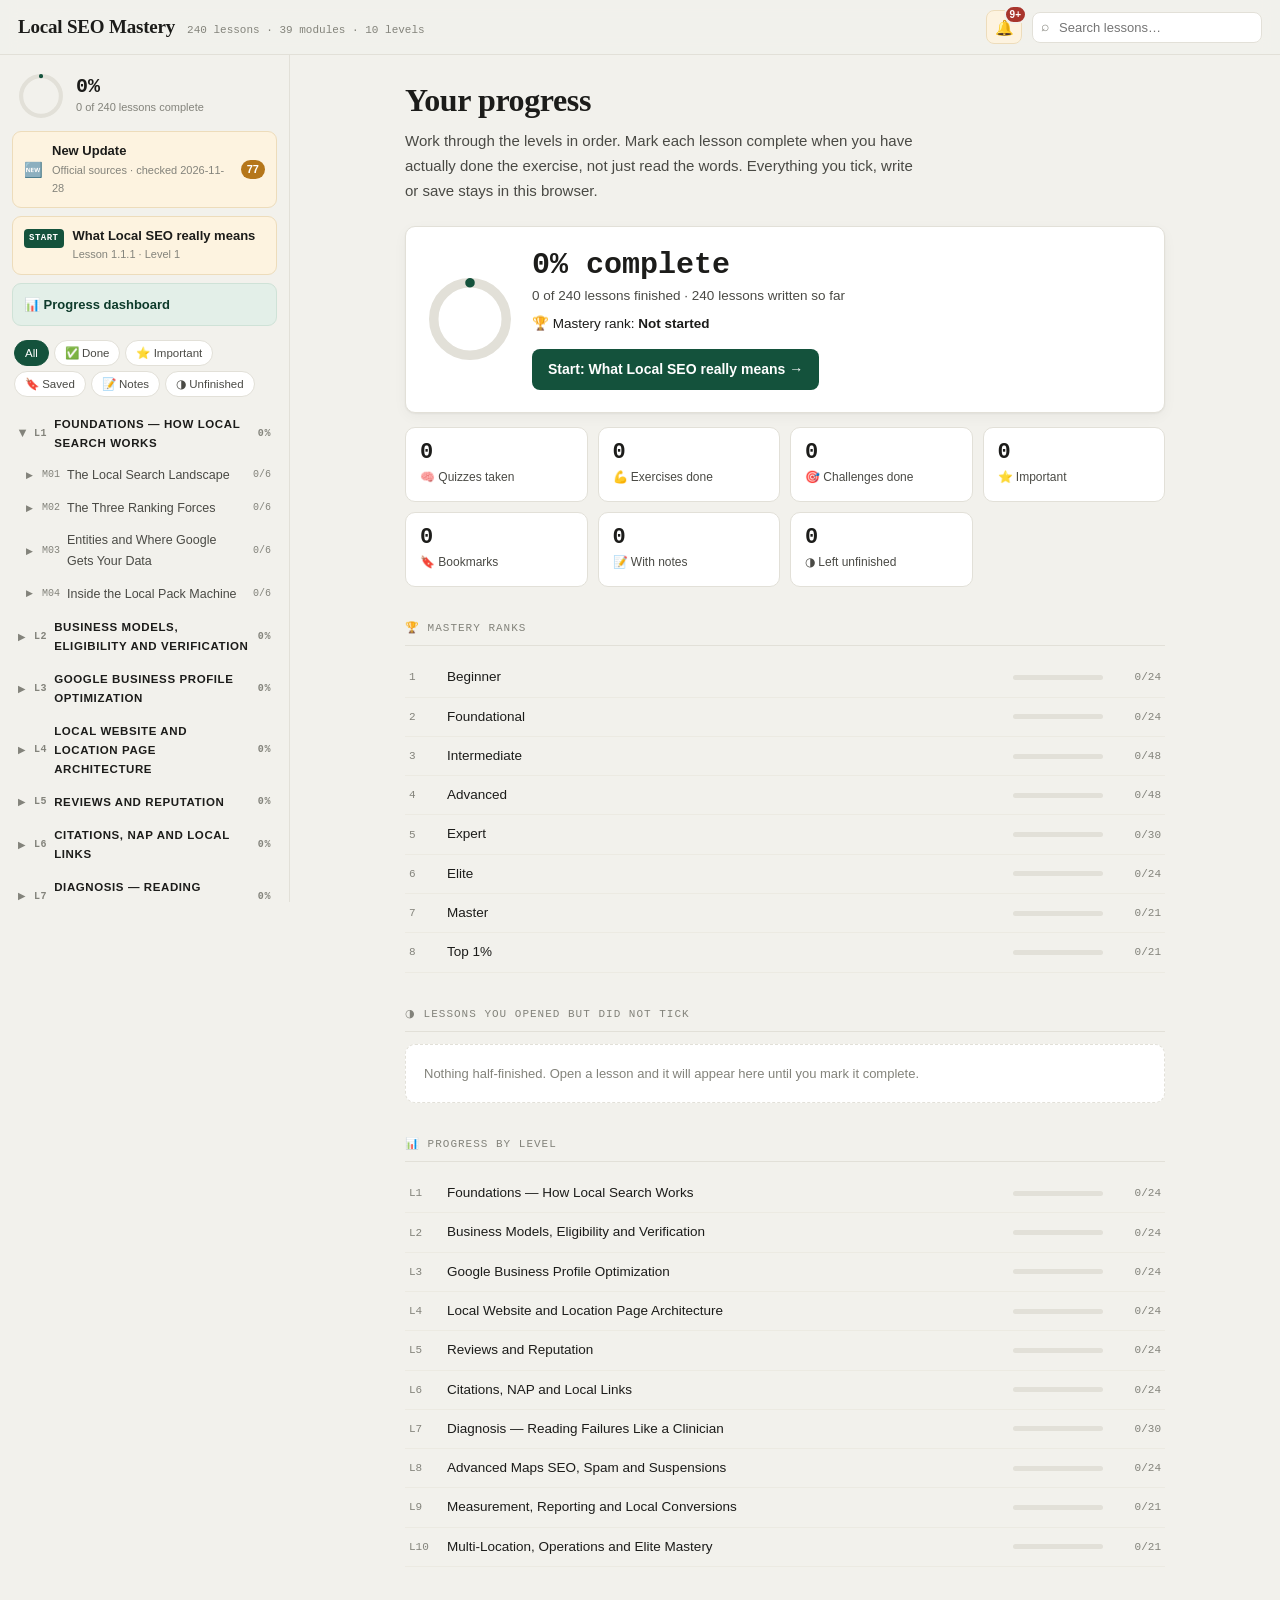
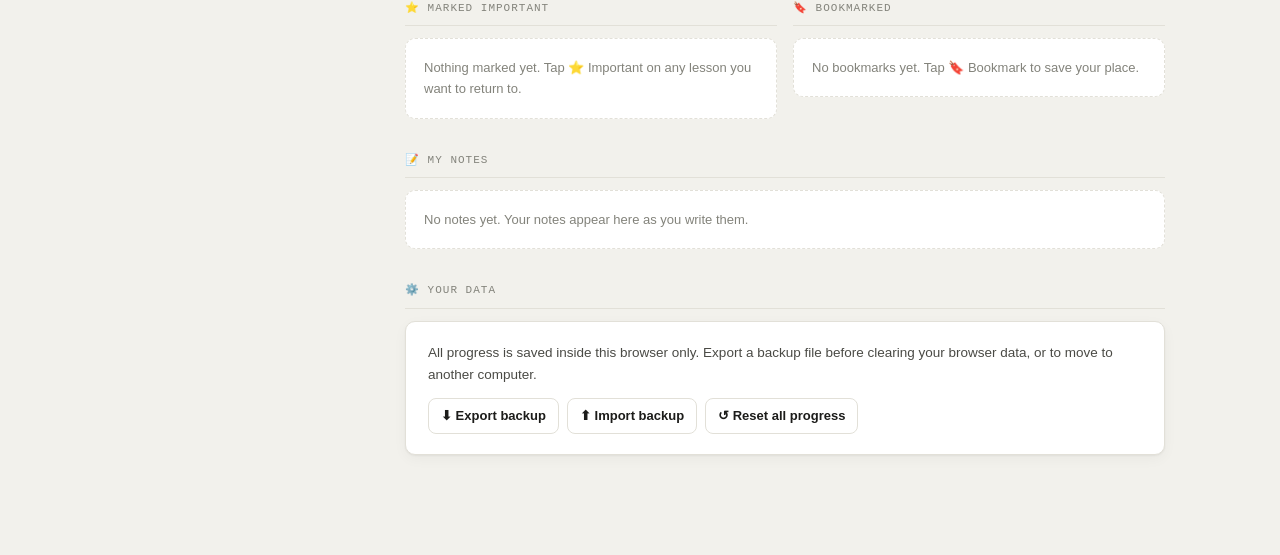
<file: index.html>
<!doctype html>
<html lang="en">
<head>
<meta charset="utf-8">
<meta name="viewport" content="width=device-width, initial-scale=1, viewport-fit=cover">
<title>Local SEO Mastery</title>
<link rel="stylesheet" href="assets/styles.css">
</head>
<body>

<header class="topbar">
  <div class="brand">
    <span class="brand-name">Local SEO Mastery</span>
    <span class="brand-meta" id="brandMeta">loading…</span>
  </div>
  <div class="topbar-right">
    <div class="bell-wrap">
      <button class="bell" id="bellBtn" title="Announcements" aria-label="Announcements">
        <span class="bell-ico">🔔</span>
        <span class="bell-dot" id="bellCount" hidden>0</span>
      </button>
      <div class="bell-panel" id="bellPanel" hidden></div>
    </div>
    <div class="search-wrap">
      <span class="search-ico">⌕</span>
      <input id="searchInput" type="search" placeholder="Search lessons…" autocomplete="off">
      <div id="searchResults" class="search-results" hidden></div>
    </div>
  </div>
</header>

<div class="shell">

  <aside class="sidebar" id="sidebar">
    <div class="side-progress">
      <svg class="ring" viewBox="0 0 44 44" aria-hidden="true">
        <circle class="ring-bg" cx="22" cy="22" r="19"></circle>
        <circle class="ring-fg" id="ringFg" cx="22" cy="22" r="19"></circle>
      </svg>
      <div>
        <div class="side-pct" id="sidePct">0%</div>
        <div class="side-sub" id="sideSub">0 of 240 lessons complete</div>
      </div>
    </div>

    <a class="side-card side-card--upd" href="#/updates" id="updatesCard">
      <span class="sc-icon">🆕</span>
      <span class="sc-body">
        <span class="sc-title">New Update</span>
        <span class="sc-sub" id="updatesSub">Official sources · never checked</span>
      </span>
      <span class="sc-count" id="updatesCount" hidden>0</span>
    </a>

    <a class="side-card side-card--start" href="#/home" id="continueCard">
      <span class="sc-badge">START</span>
      <span class="sc-body">
        <span class="sc-title" id="continueTitle">Begin the course</span>
        <span class="sc-sub" id="continueSub">Lesson 1.1.1 · not started</span>
      </span>
    </a>

    <a class="side-card side-card--dash" href="#/home">📊 Progress dashboard</a>

    <div class="chips" id="filterChips">
      <button class="chip is-on" data-filter="all">All</button>
      <button class="chip" data-filter="done">✅ Done</button>
      <button class="chip" data-filter="important">⭐ Important</button>
      <button class="chip" data-filter="saved">🔖 Saved</button>
      <button class="chip" data-filter="notes">📝 Notes</button>
      <button class="chip" data-filter="unfinished">◑ Unfinished</button>
    </div>

    <nav class="tree" id="tree"></nav>
  </aside>

  <main class="main" id="main"></main>

</div>

<div class="toast" id="toast" hidden></div>

<!-- updates feed -->
<script src="data/updates.js"></script>

<!-- curriculum index -->
<script src="data/curriculum.js"></script>

<!-- lesson content: one file per module -->
<script src="data/l1m1.js"></script>
<script src="data/l1m2.js"></script>
<script src="data/l1m3.js"></script>
<script src="data/l1m4.js"></script>
<script src="data/l2m1.js"></script>
<script src="data/l2m2.js"></script>
<script src="data/l2m3.js"></script>
<script src="data/l2m4.js"></script>
<script src="data/l3m1.js"></script>
<script src="data/l3m2.js"></script>
<script src="data/l3m3.js"></script>
<script src="data/l3m4.js"></script>
<script src="data/l4m1.js"></script>
<script src="data/l4m2.js"></script>
<script src="data/l4m3.js"></script>
<script src="data/l4m4.js"></script>
<script src="data/l5m1.js"></script>
<script src="data/l5m2.js"></script>
<script src="data/l5m3.js"></script>
<script src="data/l5m4.js"></script>
<script src="data/l6m1.js"></script>
<script src="data/l6m2.js"></script>
<script src="data/l6m3.js"></script>
<script src="data/l6m4.js"></script>
<script src="data/l7m1.js"></script>
<script src="data/l7m2.js"></script>
<script src="data/l7m3.js"></script>
<script src="data/l7m4.js"></script>
<script src="data/l7m5.js"></script>
<script src="data/l8m1.js"></script>
<script src="data/l8m2.js"></script>
<script src="data/l8m3.js"></script>
<script src="data/l8m4.js"></script>
<script src="data/l9m1.js"></script>
<script src="data/l9m2.js"></script>
<script src="data/l9m3.js"></script>
<script src="data/l10m1.js"></script>
<script src="data/l10m2.js"></script>
<script src="data/l10m3.js"></script>

<script src="assets/app.js"></script>
</body>
</html>
</file>
<file: assets/styles.css>
/* ============================================================
   Local SEO Mastery — stylesheet
   ============================================================ */

:root{
  --bg:#f2f1ec;
  --panel:#ffffff;
  --panel-2:#faf9f5;
  --ink:#1c1c1a;
  --ink-2:#4a4a45;
  --ink-3:#83837b;
  --line:#e2e0d8;
  --line-2:#eceae2;
  --accent:#14523c;
  --accent-soft:#e3efe8;
  --accent-ink:#0e3b2b;
  --amber:#b5761a;
  --amber-soft:#fdf3e0;
  --red:#a8352c;
  --red-soft:#fbeceb;
  --blue:#2a5d8f;
  --blue-soft:#e9f1f8;
  --purple:#6b4a8f;
  --purple-soft:#f1ecf7;
  --mono:"SFMono-Regular",Consolas,"Liberation Mono",Menlo,monospace;
  --serif:Georgia,"Times New Roman",serif;
  --sans:-apple-system,BlinkMacSystemFont,"Segoe UI",Roboto,Helvetica,Arial,sans-serif;
  --radius:10px;
  --shadow:0 1px 2px rgba(20,20,15,.05),0 4px 14px rgba(20,20,15,.04);
}

*{box-sizing:border-box}

html{-webkit-text-size-adjust:100%}

body{
  margin:0;
  background:var(--bg);
  color:var(--ink);
  font:15px/1.65 var(--sans);
}

img{max-width:100%}
[hidden]{display:none !important}

a{color:var(--accent);text-decoration:none}
a:hover{text-decoration:underline}

button{font:inherit;cursor:pointer}

/* ---------- top bar ---------- */
.topbar{
  position:sticky;top:0;z-index:50;
  display:flex;align-items:center;justify-content:space-between;gap:16px;
  padding:10px 18px;
  background:rgba(242,241,236,.93);
  backdrop-filter:blur(8px);
  border-bottom:1px solid var(--line);
}
.brand{display:flex;align-items:baseline;gap:12px;flex-wrap:wrap;min-width:0}
.brand-name{font-family:var(--serif);font-size:19px;font-weight:700;letter-spacing:-.2px}
.brand-meta{font-family:var(--mono);font-size:11px;color:var(--ink-3)}
.topbar-right{display:flex;align-items:center;gap:10px}

.search-wrap{position:relative}
.search-ico{position:absolute;left:9px;top:50%;transform:translateY(-50%);color:var(--ink-3);font-size:14px}
#searchInput{
  width:230px;padding:7px 10px 7px 26px;
  border:1px solid var(--line);border-radius:8px;background:var(--panel);
  font:13px var(--sans);color:var(--ink);outline:none;
}
#searchInput:focus{border-color:var(--accent);box-shadow:0 0 0 3px var(--accent-soft)}
.search-results{
  position:absolute;right:0;top:calc(100% + 6px);width:420px;max-width:80vw;max-height:60vh;
  overflow:auto;background:var(--panel);border:1px solid var(--line);
  border-radius:var(--radius);box-shadow:var(--shadow);padding:6px;
}
.sr-item{display:block;padding:8px 10px;border-radius:7px;color:var(--ink);font-size:13px}
.sr-item:hover{background:var(--panel-2);text-decoration:none}
.sr-id{font-family:var(--mono);font-size:11px;color:var(--ink-3);margin-right:8px}
.sr-empty{padding:12px;color:var(--ink-3);font-size:13px}

/* ---------- shell ---------- */
.shell{display:flex;align-items:flex-start;gap:0}

/* ---------- sidebar ---------- */
.sidebar{
  position:sticky;top:53px;
  width:290px;flex:0 0 290px;
  height:calc(100vh - 53px);
  overflow-y:auto;
  padding:14px 12px 60px;
  border-right:1px solid var(--line);
  background:var(--bg);
}
.side-progress{display:flex;align-items:center;gap:12px;padding:4px 6px 12px}
.ring{width:46px;height:46px;transform:rotate(-90deg);flex:0 0 46px}
.ring-bg{fill:none;stroke:var(--line);stroke-width:4}
.ring-fg{fill:none;stroke:var(--accent);stroke-width:4;stroke-linecap:round;
  stroke-dasharray:119.4;stroke-dashoffset:119.4;transition:stroke-dashoffset .5s ease}
.side-pct{font-family:var(--mono);font-size:20px;font-weight:700;line-height:1.1}
.side-sub{font-size:11px;color:var(--ink-3)}

.side-card{
  display:flex;gap:9px;align-items:flex-start;
  padding:10px 11px;margin-bottom:8px;border-radius:9px;
  border:1px solid var(--line);background:var(--panel);color:var(--ink);
}
.side-card:hover{text-decoration:none;border-color:var(--accent)}
.side-card--start{background:var(--amber-soft);border-color:#eddcbb}
.side-card--dash{background:var(--accent-soft);border-color:#cfe2d7;font-size:13px;font-weight:600;color:var(--accent-ink)}
.sc-badge{
  font-family:var(--mono);font-size:9px;font-weight:700;letter-spacing:.5px;
  background:var(--accent);color:#fff;border-radius:4px;padding:2px 5px;margin-top:2px;flex:0 0 auto;
}
.sc-body{min-width:0}
.sc-title{display:block;font-size:13px;font-weight:600;line-height:1.35}
.sc-sub{display:block;font-size:11px;color:var(--ink-3);margin-top:1px}

.chips{display:flex;flex-wrap:wrap;gap:5px;padding:6px 2px 12px}
.chip{
  border:1px solid var(--line);background:var(--panel);color:var(--ink-2);
  border-radius:999px;padding:4px 10px;font-size:11.5px;line-height:1.4;
}
.chip:hover{border-color:var(--ink-3)}
.chip.is-on{background:var(--accent);border-color:var(--accent);color:#fff}

/* tree */
.tree{font-size:13px}
.tr-level{margin-bottom:2px}
.tr-lvhead,.tr-mdhead{
  display:flex;align-items:center;gap:7px;width:100%;
  background:none;border:0;text-align:left;padding:6px 6px;border-radius:7px;color:var(--ink);
}
.tr-lvhead:hover,.tr-mdhead:hover{background:var(--line-2)}
.tr-lvhead{font-weight:700;font-size:11.5px;letter-spacing:.6px;text-transform:uppercase}
.tr-mdhead{font-size:12.5px;padding-left:14px;color:var(--ink-2)}
.tw{width:9px;flex:0 0 9px;color:var(--ink-3);font-size:9px;transition:transform .15s}
.tw.open{transform:rotate(90deg)}
.tr-tag{font-family:var(--mono);font-size:10px;color:var(--ink-3);flex:0 0 auto}
.tr-label{flex:1 1 auto;min-width:0}
.tr-count{font-family:var(--mono);font-size:10px;color:var(--ink-3);flex:0 0 auto}
.tr-lessons{padding-left:8px}
.tr-lesson{
  display:flex;align-items:flex-start;gap:8px;
  padding:5px 8px 5px 26px;border-radius:7px;color:var(--ink-2);font-size:12.5px;line-height:1.4;
}
.tr-lesson:hover{background:var(--line-2);text-decoration:none;color:var(--ink)}
.tr-lesson.is-current{background:var(--accent-soft);color:var(--accent-ink);font-weight:600}
.tr-dot{flex:0 0 auto;font-size:10px;margin-top:2px;color:var(--line)}
.tr-dot.done{color:var(--accent)}
.tr-dot.part{color:var(--amber)}
.tr-num{font-family:var(--mono);font-size:10px;color:var(--ink-3);flex:0 0 auto;margin-top:1px}
.tr-flags{font-size:10px;flex:0 0 auto;margin-top:1px}
.tree-empty{padding:16px 10px;color:var(--ink-3);font-size:12.5px}

/* ---------- main ---------- */
.main{flex:1 1 auto;min-width:0;padding:26px 20px 100px;display:flex;justify-content:center}
.col{width:100%;max-width:760px}

h1.page-title{font-family:var(--serif);font-size:32px;line-height:1.2;margin:0 0 10px;letter-spacing:-.4px}
.page-intro{color:var(--ink-2);font-size:15px;margin:0 0 22px;max-width:62ch}

.card{background:var(--panel);border:1px solid var(--line);border-radius:var(--radius);box-shadow:var(--shadow)}
.card-pad{padding:20px 22px}

/* progress hero */
.hero{display:flex;gap:20px;align-items:center;flex-wrap:wrap;padding:22px}
.hero-ring{width:84px;height:84px;flex:0 0 84px;transform:rotate(-90deg)}
.hero-ring .ring-bg{stroke-width:5}
.hero-ring .ring-fg{stroke-width:5;stroke-dasharray:119.4}
.hero-body{flex:1 1 240px;min-width:0}
.hero-pct{font-family:var(--mono);font-size:30px;font-weight:700;line-height:1.1}
.hero-line{color:var(--ink-2);font-size:13.5px;margin-top:3px}
.hero-rank{font-size:13.5px;margin-top:6px}
.btn{
  display:inline-block;margin-top:14px;background:var(--accent);color:#fff;
  border:0;border-radius:8px;padding:9px 16px;font-size:14px;font-weight:600;
}
.btn:hover{background:var(--accent-ink);text-decoration:none;color:#fff}
.btn-ghost{background:var(--panel);color:var(--ink);border:1px solid var(--line)}
.btn-ghost:hover{background:var(--panel-2);color:var(--ink);border-color:var(--ink-3)}
.btn-sm{padding:6px 12px;font-size:13px;margin-top:0}

/* stat grid */
.stats{display:grid;grid-template-columns:repeat(auto-fill,minmax(150px,1fr));gap:10px;margin:14px 0 26px}
.stat{background:var(--panel);border:1px solid var(--line);border-radius:var(--radius);padding:13px 14px}
.stat-n{font-family:var(--mono);font-size:22px;font-weight:700;line-height:1.1}
.stat-l{font-size:12px;color:var(--ink-2);margin-top:3px}

/* section heads */
.sec-head{
  display:flex;align-items:center;gap:8px;
  font-family:var(--mono);font-size:11px;letter-spacing:1px;text-transform:uppercase;
  color:var(--ink-3);border-bottom:1px solid var(--line);padding-bottom:8px;margin:32px 0 12px;
}

/* rows with bars */
.row{display:flex;align-items:center;gap:12px;padding:8px 4px;border-bottom:1px solid var(--line-2);font-size:13.5px}
.row:last-child{border-bottom:0}
.row-n{font-family:var(--mono);font-size:11px;color:var(--ink-3);flex:0 0 26px}
.row-t{flex:1 1 auto;min-width:0}
.row-t a{color:var(--ink)}
.bar{flex:0 0 90px;height:5px;background:var(--line);border-radius:3px;overflow:hidden}
.bar span{display:block;height:100%;background:var(--accent);border-radius:3px}
.row-c{font-family:var(--mono);font-size:11px;color:var(--ink-3);flex:0 0 46px;text-align:right}
.row.is-earned .row-t{font-weight:600}
.row.is-earned .row-n{color:var(--accent)}

/* list cards */
.lcard{
  display:flex;align-items:center;gap:12px;padding:11px 14px;
  background:var(--panel);border:1px solid var(--line);border-bottom:0;font-size:13.5px;color:var(--ink);
}
.lcard:first-child{border-radius:var(--radius) var(--radius) 0 0}
.lcard:last-child{border-bottom:1px solid var(--line);border-radius:0 0 var(--radius) var(--radius)}
.lcard:only-child{border-radius:var(--radius)}
.lcard:hover{background:var(--panel-2);text-decoration:none}
.lcard-id{font-family:var(--mono);font-size:11px;color:var(--ink-3);flex:0 0 auto}
.lcard-t{flex:1 1 auto;min-width:0}
.lcard-m{font-size:11.5px;color:var(--ink-3);flex:0 0 auto;text-align:right}

.empty{
  background:var(--panel);border:1px dashed var(--line);border-radius:var(--radius);
  padding:18px;color:var(--ink-3);font-size:13px;
}
.two-col{display:grid;grid-template-columns:1fr 1fr;gap:16px}

/* note preview */
.note-item{background:var(--panel);border:1px solid var(--line);border-radius:var(--radius);padding:13px 15px;margin-bottom:10px}
.note-head{display:flex;justify-content:space-between;gap:10px;font-size:12px;margin-bottom:6px}
.note-body{font-size:13px;color:var(--ink-2);white-space:pre-wrap}

/* ---------- lesson page ---------- */
.crumbs{font-family:var(--mono);font-size:11px;color:var(--ink-3);margin-bottom:10px;letter-spacing:.3px}
.crumbs a{color:var(--ink-3)}
.lesson-h{font-family:var(--serif);font-size:30px;line-height:1.22;margin:0 0 6px;letter-spacing:-.3px}
.lesson-sub{color:var(--ink-2);font-size:15px;margin:0 0 18px;max-width:64ch}

/* skipped warning */
.skip-warn{
  background:var(--amber-soft);border:1px solid #ecd9b3;border-left:4px solid var(--amber);
  border-radius:var(--radius);padding:14px 16px;margin-bottom:20px;
}
.skip-title{font-weight:700;font-size:14px;color:#7d5210;display:flex;align-items:center;gap:8px}
.skip-text{font-size:13px;color:#6d4a14;margin:6px 0 10px}
.skip-list{list-style:none;margin:0;padding:0;display:flex;flex-direction:column;gap:4px}
.skip-list li{font-size:13px}
.skip-list a{color:#7d5210;text-decoration:underline}
.skip-more{font-size:12px;color:#8a6420;margin-top:6px}
.skip-actions{display:flex;gap:8px;flex-wrap:wrap;margin-top:12px}

/* action bar */
.actions{display:flex;flex-wrap:wrap;gap:7px;margin:0 0 22px}
.act{
  display:inline-flex;align-items:center;gap:6px;
  border:1px solid var(--line);background:var(--panel);color:var(--ink-2);
  border-radius:8px;padding:6px 11px;font-size:12.5px;
}
.act:hover{border-color:var(--ink-3)}
.act.on{background:var(--accent);border-color:var(--accent);color:#fff}
.act.on-star{background:#fff6dc;border-color:#e8ce8c;color:#7d5210}
.act.on-book{background:var(--red-soft);border-color:#eec5c1;color:var(--red)}
.act.on-note{background:var(--blue-soft);border-color:#c6dcee;color:var(--blue)}

/* prose blocks */
.prose{font-size:15.5px;line-height:1.75;color:var(--ink)}
.prose h3{font-family:var(--serif);font-size:21px;margin:30px 0 8px;line-height:1.3}
.prose p{margin:0 0 14px}
.prose ul,.prose ol{margin:0 0 16px;padding-left:22px}
.prose li{margin:0 0 7px}
.prose strong{font-weight:700}

.callout{
  border-radius:var(--radius);padding:14px 16px;margin:0 0 18px;font-size:14.5px;line-height:1.65;
  border:1px solid var(--line);background:var(--panel-2);
}
.callout .co-t{font-weight:700;font-size:13px;margin-bottom:5px;display:flex;gap:7px;align-items:center}
.co-tip{background:var(--accent-soft);border-color:#cfe2d7}
.co-tip .co-t{color:var(--accent-ink)}
.co-warn{background:var(--amber-soft);border-color:#ecd9b3}
.co-warn .co-t{color:#7d5210}
.co-stop{background:var(--red-soft);border-color:#eec5c1}
.co-stop .co-t{color:var(--red)}
.co-ex{background:var(--blue-soft);border-color:#c6dcee}
.co-ex .co-t{color:var(--blue)}
.co-note{background:var(--purple-soft);border-color:#ddd0ec}
.co-note .co-t{color:var(--purple)}

.term{
  display:block;background:var(--panel);border:1px solid var(--line);border-left:3px solid var(--blue);
  border-radius:8px;padding:10px 14px;margin:0 0 14px;font-size:14.5px;
}
.term b{color:var(--blue)}

.tbl-wrap{overflow-x:auto;margin:0 0 18px;border:1px solid var(--line);border-radius:var(--radius);background:var(--panel)}
table.tbl{border-collapse:collapse;width:100%;font-size:13.5px;min-width:420px}
table.tbl th,table.tbl td{padding:9px 12px;text-align:left;border-bottom:1px solid var(--line-2);vertical-align:top}
table.tbl th{background:var(--panel-2);font-size:12px;text-transform:uppercase;letter-spacing:.4px;color:var(--ink-2)}
table.tbl tr:last-child td{border-bottom:0}

pre.codeblk{
  background:#1f211d;color:#e8e6dd;padding:13px 15px;border-radius:var(--radius);
  overflow-x:auto;font:12.5px/1.6 var(--mono);margin:0 0 18px;
}

/* lesson feature panels */
.panel{background:var(--panel);border:1px solid var(--line);border-radius:var(--radius);margin:0 0 16px;overflow:hidden}
.panel-h{
  display:flex;align-items:center;gap:9px;padding:12px 16px;border-bottom:1px solid var(--line);
  background:var(--panel-2);font-size:13px;font-weight:700;letter-spacing:.2px;
}
.panel-h .ph-sub{margin-left:auto;font-family:var(--mono);font-size:11px;color:var(--ink-3);font-weight:400}
.panel-b{padding:15px 16px}
.panel-b>*:last-child{margin-bottom:0}

.take-list{list-style:none;margin:0;padding:0}
.take-list li{position:relative;padding-left:24px;margin-bottom:9px;font-size:14.5px;line-height:1.6}
.take-list li::before{content:"📌";position:absolute;left:0;top:0;font-size:13px}

.check-list{list-style:none;margin:0;padding:0}
.check-list li{margin-bottom:8px}
.check-list label{display:flex;gap:10px;align-items:flex-start;font-size:14.5px;line-height:1.55;cursor:pointer}
.check-list input{margin-top:4px;flex:0 0 auto;width:15px;height:15px;accent-color:var(--accent)}
.check-list input:checked+span{color:var(--ink-3);text-decoration:line-through}

.notes-area{
  width:100%;min-height:130px;resize:vertical;padding:11px 13px;
  border:1px solid var(--line);border-radius:8px;background:var(--panel-2);
  font:14px/1.6 var(--sans);color:var(--ink);outline:none;
}
.notes-area:focus{border-color:var(--accent);background:#fff}
.notes-foot{display:flex;justify-content:space-between;align-items:center;gap:10px;margin-top:8px;font-size:12px;color:var(--ink-3)}

/* quiz */
.q{margin-bottom:20px;padding-bottom:18px;border-bottom:1px solid var(--line-2)}
.q:last-child{margin-bottom:0;padding-bottom:0;border-bottom:0}
.q-t{font-size:14.5px;font-weight:600;margin-bottom:10px;line-height:1.55}
.q-t .q-n{font-family:var(--mono);font-size:11px;color:var(--ink-3);margin-right:8px}
.opt{display:flex;gap:10px;align-items:flex-start;padding:9px 12px;border:1px solid var(--line);
  border-radius:8px;margin-bottom:7px;cursor:pointer;font-size:14px;line-height:1.55;background:var(--panel)}
.opt:hover{border-color:var(--ink-3)}
.opt input{margin-top:3px;accent-color:var(--accent)}
.opt.correct{background:var(--accent-soft);border-color:#9ec8b3}
.opt.wrong{background:var(--red-soft);border-color:#e5b1ac}
.q-fb{margin-top:8px;font-size:13.5px;padding:10px 12px;border-radius:8px;background:var(--panel-2);border:1px solid var(--line);line-height:1.6}
.q-fb b{color:var(--accent-ink)}
.quiz-foot{display:flex;align-items:center;gap:10px;flex-wrap:wrap;margin-top:14px}
.score{font-family:var(--mono);font-size:13px;font-weight:700}
.score.good{color:var(--accent)}
.score.bad{color:var(--red)}

/* exercise / challenge */
.task-title{font-size:15.5px;font-weight:700;margin:0 0 8px}
.task-meta{font-family:var(--mono);font-size:11px;color:var(--ink-3);margin-bottom:12px}
.task-steps{margin:0 0 14px;padding-left:20px}
.task-steps li{margin-bottom:8px;font-size:14.5px;line-height:1.6}
.deliver{background:var(--panel-2);border:1px solid var(--line);border-radius:8px;padding:11px 13px;font-size:14px;margin-bottom:14px}
.deliver b{display:block;font-size:12px;text-transform:uppercase;letter-spacing:.5px;color:var(--ink-3);margin-bottom:4px}

/* lesson progress footer */
.lesson-prog{background:var(--panel);border:1px solid var(--line);border-radius:var(--radius);padding:16px 18px;margin:0 0 16px}
.lp-grid{display:grid;grid-template-columns:repeat(auto-fill,minmax(122px,1fr));gap:9px;margin-top:12px}
.lp-item{border:1px solid var(--line);border-radius:8px;padding:9px 10px;font-size:12px;color:var(--ink-2);background:var(--panel-2)}
.lp-item.on{background:var(--accent-soft);border-color:#cfe2d7;color:var(--accent-ink);font-weight:600}
.lp-bar{height:7px;background:var(--line);border-radius:4px;overflow:hidden;margin-top:10px}
.lp-bar span{display:block;height:100%;background:var(--accent);transition:width .35s}

.navrow{display:flex;justify-content:space-between;gap:12px;margin-top:26px;flex-wrap:wrap}
.nav-btn{
  flex:1 1 220px;display:block;padding:13px 16px;background:var(--panel);
  border:1px solid var(--line);border-radius:var(--radius);color:var(--ink);
}
.nav-btn:hover{border-color:var(--accent);text-decoration:none}
.nav-btn small{display:block;font-family:var(--mono);font-size:10px;color:var(--ink-3);letter-spacing:.5px;text-transform:uppercase}
.nav-btn b{display:block;font-size:14px;font-weight:600;margin-top:3px;line-height:1.4}
.nav-btn.next{text-align:right}

/* toast */
.toast{
  position:fixed;left:50%;bottom:24px;transform:translateX(-50%);
  background:var(--ink);color:#fff;padding:10px 18px;border-radius:999px;
  font-size:13px;z-index:200;box-shadow:0 6px 20px rgba(0,0,0,.2);
}

/* level / module index pages */
.mod-card{background:var(--panel);border:1px solid var(--line);border-radius:var(--radius);padding:16px 18px;margin-bottom:12px}
.mod-card h4{margin:0 0 4px;font-size:16px}
.mod-card p{margin:0 0 10px;font-size:13.5px;color:var(--ink-2)}

/* responsive */
@media (max-width:900px){
  .sidebar{position:fixed;left:0;top:53px;z-index:40;transform:translateX(-100%);transition:transform .2s;box-shadow:var(--shadow);width:280px}
  .sidebar.open{transform:none}
  .main{padding:20px 16px 90px}
  .two-col{grid-template-columns:1fr}
  #searchInput{width:150px}
  .menu-btn{display:inline-flex}
}
.menu-btn{display:none;align-items:center;justify-content:center;width:34px;height:32px;border:1px solid var(--line);
  background:var(--panel);border-radius:8px;font-size:15px}
@media (max-width:900px){.menu-btn{display:inline-flex}}

@media print{
  .sidebar,.topbar,.actions,.navrow{display:none}
  .main{padding:0}
}

/* ---------- updates ---------- */
.side-card--upd{background:#fdf3e0;border-color:#eddcbb;align-items:center}
.side-card--upd:hover{border-color:var(--amber)}
.sc-icon{font-size:15px;flex:0 0 auto;margin-top:1px}
.sc-count{
  margin-left:auto;background:var(--amber);color:#fff;border-radius:999px;
  min-width:19px;height:19px;padding:0 6px;font-size:11px;font-weight:700;
  display:inline-flex;align-items:center;justify-content:center;flex:0 0 auto;
}
.upd-status{display:flex;justify-content:space-between;gap:14px;flex-wrap:wrap;font-size:13.5px;align-items:center}
.upd-checked{color:var(--ink-2)}

.upd{
  background:var(--panel);border:1px solid var(--line);border-left:4px solid var(--amber);
  border-radius:var(--radius);padding:16px 18px;margin-bottom:14px;
}
.upd.is-read{border-left-color:var(--line);opacity:.72}
.upd-head{display:flex;align-items:center;gap:10px;flex-wrap:wrap;margin-bottom:7px}
.upd-type{font-size:11.5px;font-weight:700;color:var(--ink-2);letter-spacing:.2px}
.upd-date{font-family:var(--mono);font-size:11px;color:var(--ink-3)}
.upd-new{background:var(--amber);color:#fff;border-radius:4px;padding:1px 6px;font-size:10px;font-weight:700;letter-spacing:.5px}
.upd-flag{background:var(--red-soft);color:var(--red);border:1px solid #eec5c1;border-radius:4px;padding:1px 6px;font-size:10px;font-weight:700;letter-spacing:.3px}
.upd-title{font-size:17px;font-weight:700;line-height:1.35;margin-bottom:8px}
.upd-p{margin:0 0 12px;font-size:14.5px;line-height:1.7}
.upd-block{background:var(--panel-2);border:1px solid var(--line);border-radius:8px;padding:10px 13px;margin-bottom:10px;font-size:14px;line-height:1.65}
.upd-block b{display:block;font-size:11.5px;text-transform:uppercase;letter-spacing:.5px;color:var(--ink-3);margin-bottom:3px}
.upd-action{background:var(--accent-soft);border-color:#cfe2d7}
.upd-action b{color:var(--accent-ink)}
.upd-affects{font-size:13px;margin-bottom:12px;line-height:1.7}
.upd-affects b{color:var(--ink-2)}
.upd-foot{display:flex;align-items:center;justify-content:space-between;gap:12px;flex-wrap:wrap;
  border-top:1px solid var(--line-2);padding-top:11px}
.upd-src{font-size:12.5px;color:var(--ink-3)}

.src-row{display:flex;gap:11px;align-items:flex-start;padding:10px 4px;border-bottom:1px solid var(--line-2)}
.src-badge{font-family:var(--mono);font-size:9px;font-weight:700;letter-spacing:.4px;padding:3px 6px;
  border-radius:4px;background:var(--line-2);color:var(--ink-3);flex:0 0 auto;margin-top:2px}
.src-badge.off{background:var(--accent-soft);color:var(--accent-ink)}
.src-body{font-size:13.5px}
.src-note{display:block;color:var(--ink-2);font-size:12.5px;margin-top:2px}

.upd-alert{
  background:#fdf3e0;border:1px solid #eddcbb;border-left:4px solid var(--amber);
  border-radius:var(--radius);padding:14px 16px;margin-bottom:20px;
}
.upd-alert-t{font-weight:700;font-size:14px;color:#7d5210;margin-bottom:6px}
.upd-alert .skip-list li{font-size:13px;color:#6d4a14}

code{background:var(--line-2);padding:1px 5px;border-radius:4px;font:12.5px var(--mono)}

/* ---------- notification bell ---------- */
.bell-wrap{position:relative}
.bell{
  position:relative;width:36px;height:34px;border:1px solid var(--line);
  background:var(--panel);border-radius:8px;display:inline-flex;
  align-items:center;justify-content:center;font-size:15px;line-height:1;
}
.bell:hover{border-color:var(--ink-3)}
.bell.has-new{border-color:#eddcbb;background:var(--amber-soft)}
.bell-dot{
  position:absolute;top:-6px;right:-6px;background:var(--red);color:#fff;
  border:2px solid var(--bg);border-radius:999px;min-width:19px;height:19px;
  padding:0 4px;font:700 10px/1 var(--sans);
  display:inline-flex;align-items:center;justify-content:center;
}
.bell-panel{
  position:absolute;right:0;top:calc(100% + 8px);width:360px;max-width:88vw;
  background:var(--panel);border:1px solid var(--line);border-radius:var(--radius);
  box-shadow:0 8px 28px rgba(20,20,15,.14);z-index:80;overflow:hidden;
}
.bp-head{display:flex;justify-content:space-between;align-items:center;
  padding:11px 14px;border-bottom:1px solid var(--line);font-size:13.5px}
.bp-link{background:none;border:0;color:var(--accent);font-size:12px;padding:0;text-decoration:underline}
.bp-empty{padding:20px 14px;color:var(--ink-3);font-size:13px;line-height:1.6;text-align:center}
.bp-list{max-height:46vh;overflow-y:auto}
.bp-item{display:block;padding:11px 14px;border-bottom:1px solid var(--line-2);color:var(--ink)}
.bp-item:hover{background:var(--panel-2);text-decoration:none}
.bp-item.is-new{background:#fffdf7}
.bp-item.is-new:hover{background:var(--amber-soft)}
.bp-top{display:flex;align-items:center;gap:8px;margin-bottom:4px}
.bp-plat{font:700 9px/1 var(--mono);letter-spacing:.4px;text-transform:uppercase;
  background:var(--accent-soft);color:var(--accent-ink);border-radius:4px;padding:3px 5px}
.bp-date{font:10px var(--mono);color:var(--ink-3)}
.bp-new{width:7px;height:7px;border-radius:50%;background:var(--red);margin-left:auto;flex:0 0 auto}
.bp-title{display:block;font-size:13px;font-weight:600;line-height:1.4}
.bp-sum{display:block;font-size:12px;color:var(--ink-2);line-height:1.5;margin-top:3px}
.bp-foot{display:flex;justify-content:space-between;align-items:center;gap:10px;
  padding:10px 14px;border-top:1px solid var(--line);background:var(--panel-2);font-size:12px}
.bp-all{font-weight:600}
.bp-checked{color:var(--ink-3);font-family:var(--mono);font-size:10.5px}
.bp-src{padding:10px 14px;border-top:1px solid var(--line);display:flex;flex-direction:column;gap:5px}
.bp-src b{font-size:10px;text-transform:uppercase;letter-spacing:.5px;color:var(--ink-3)}
.bp-src a{font-size:12px}

@media (max-width:900px){
  .bell-panel{position:fixed;left:8px;right:8px;top:56px;width:auto;max-width:none}
}
.bp-plat.third{background:var(--amber-soft);color:#7d5210}
.bp-plat.manual{background:var(--line-2);color:var(--ink-3)}
</file>
